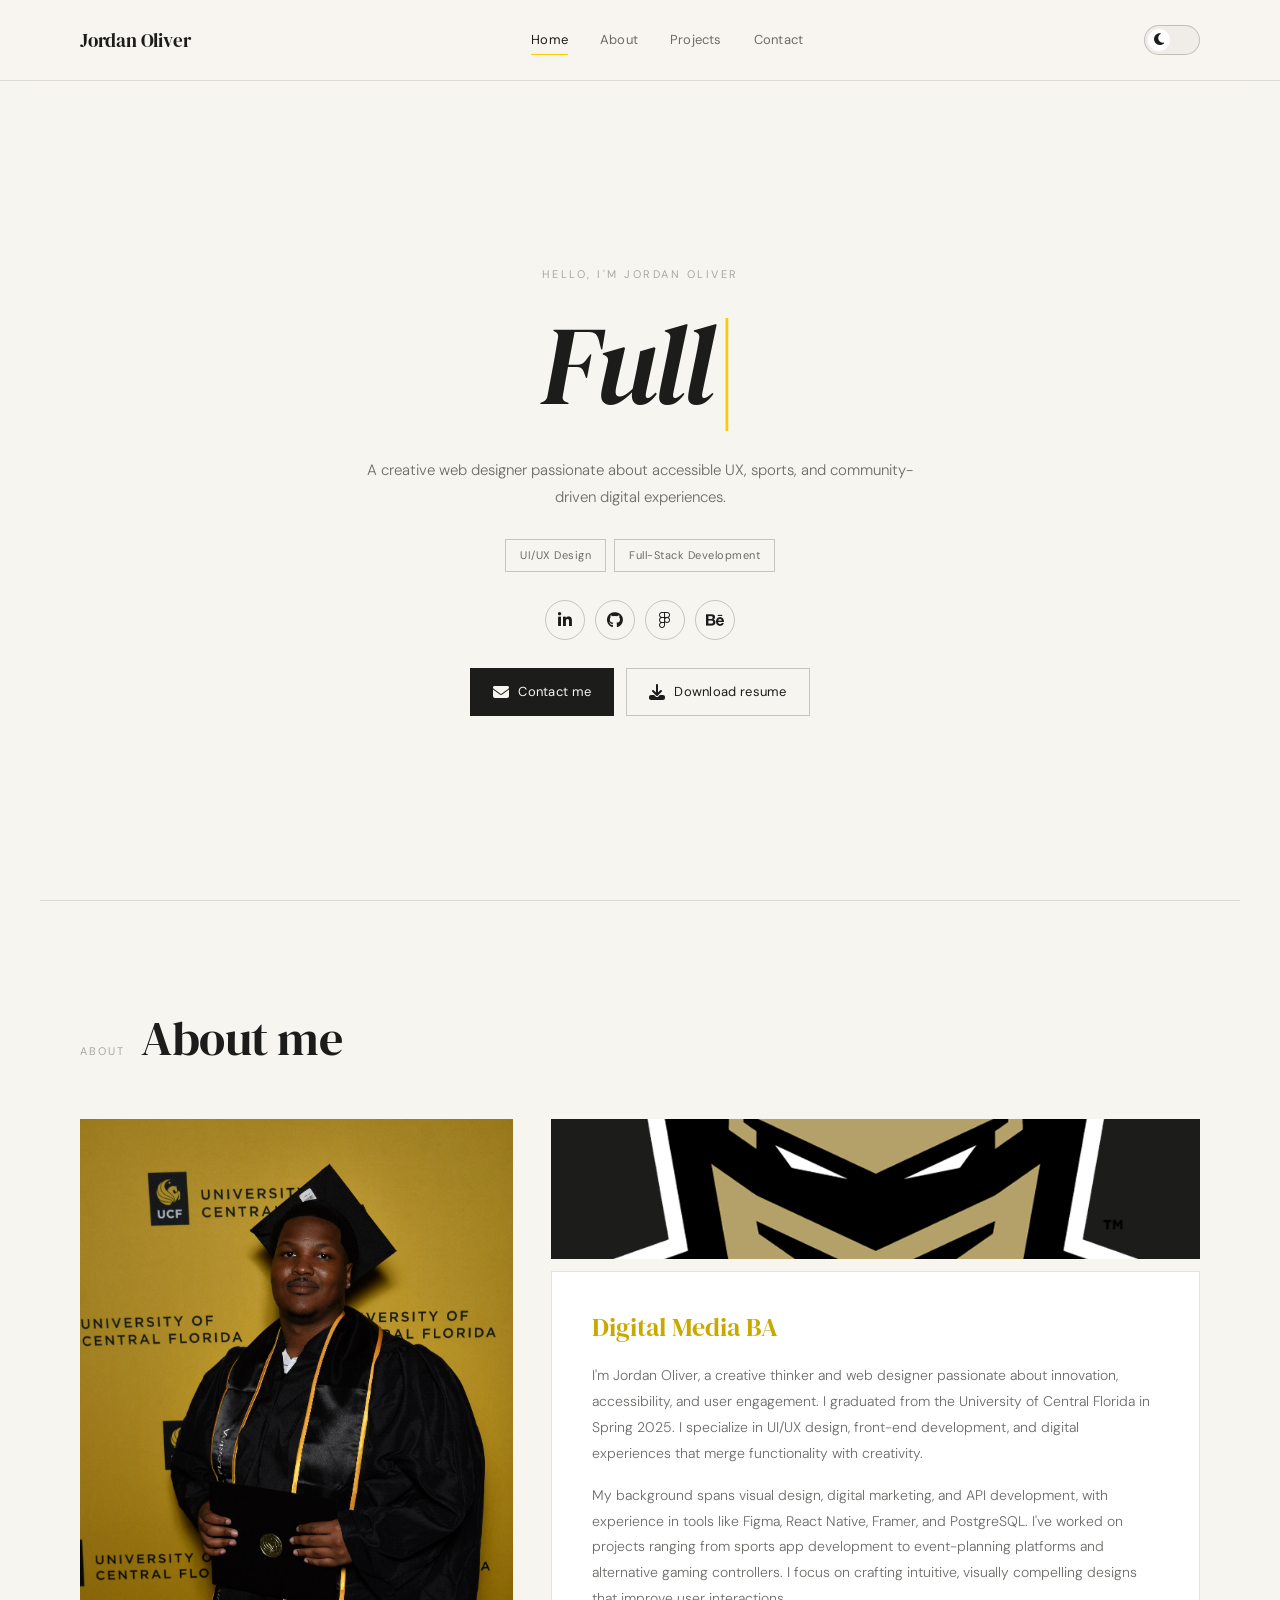
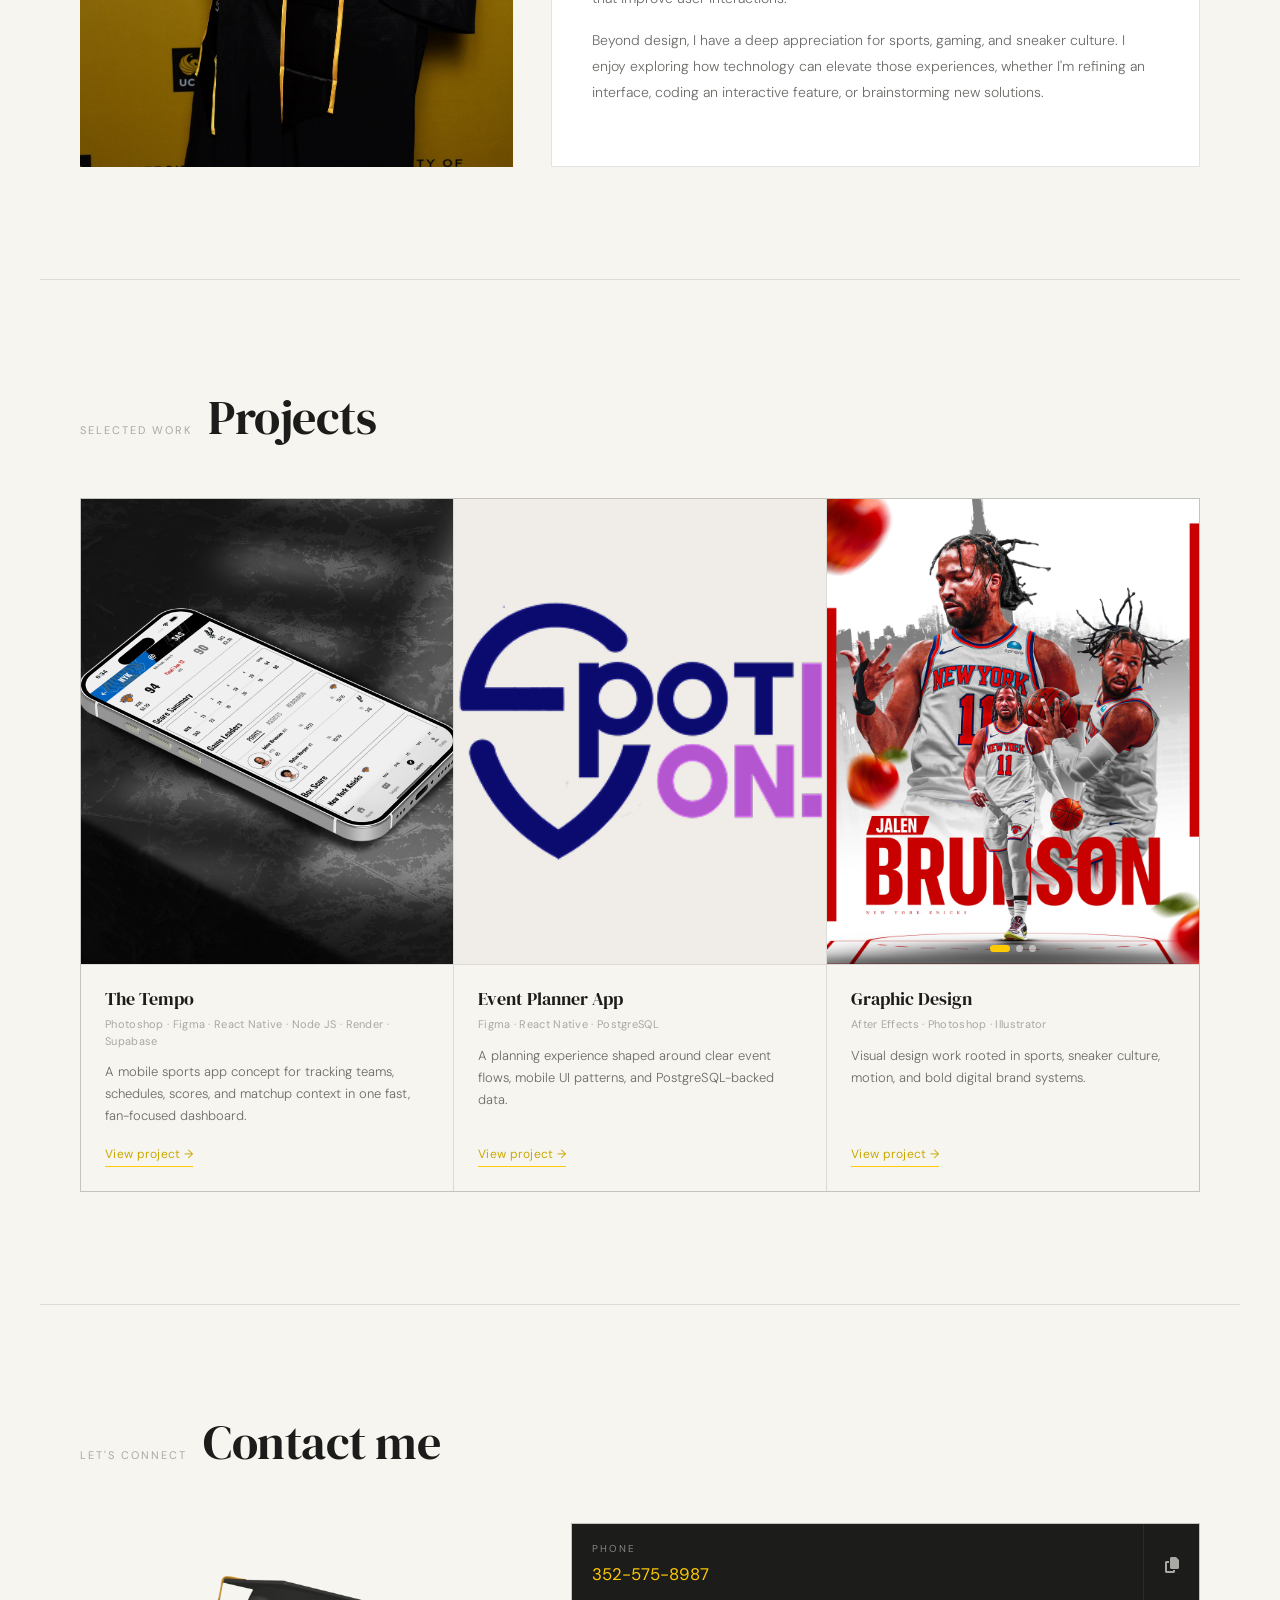
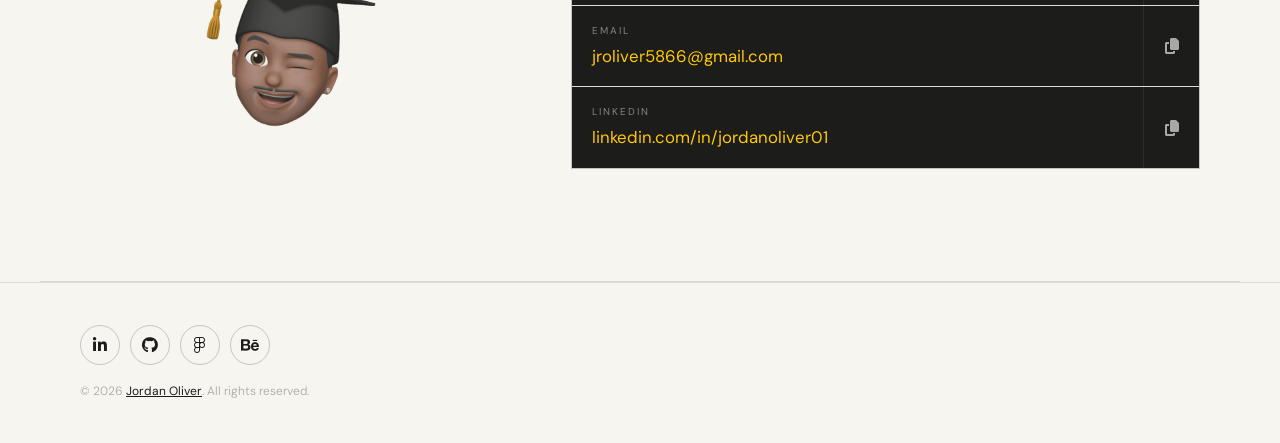
<file: index.html>
<!doctype html>
<html lang="en">
  <head>
    <meta charset="UTF-8" />
    <meta name="viewport" content="width=device-width, initial-scale=1.0" />
    <meta
      name="description"
      content="Jordan Oliver is a UI/UX designer and front-end developer focused on sports app design, React Native, Figma, graphic design, and PostgreSQL-backed digital experiences."
    />
    <meta
      name="keywords"
      content="Jordan Oliver, UI UX designer, front-end developer, React Native, Figma, PostgreSQL, sports app design, graphic design"
    />
    <meta name="author" content="Jordan Oliver" />
    <meta name="theme-color" content="#ffc904" />

    <meta property="og:type" content="website" />
    <meta
      property="og:title"
      content="Jordan Oliver | UI/UX Designer &amp; Front-End Developer"
    />
    <meta
      property="og:description"
      content="Portfolio for Jordan Oliver, focused on UI/UX design, front-end development, sports app design, React Native, Figma, graphic design, and PostgreSQL."
    />
    <meta property="og:image" content="./assets/portfolio-banner.png" />
    <meta name="twitter:card" content="summary_large_image" />
    <meta
      name="twitter:title"
      content="Jordan Oliver | UI/UX Designer &amp; Front-End Developer"
    />
    <meta
      name="twitter:description"
      content="UI/UX design, full-stack development, sports app design, React Native, Figma, graphic design, and PostgreSQL."
    />
    <meta name="twitter:image" content="./assets/portfolio-banner.png" />

    <title>Jordan Oliver | UI/UX Designer &amp; Full-Stack Developer</title>

    <script>
      (() => {
        try {
          const savedTheme = localStorage.getItem("theme");
          const prefersDark = window.matchMedia(
            "(prefers-color-scheme: dark)",
          ).matches;
          if (savedTheme === "dark" || (!savedTheme && prefersDark)) {
            document.documentElement.dataset.theme = "dark";
          }
        } catch {
          /* Theme preference is optional. */
        }
      })();
    </script>

    <link rel="icon" href="./assets/site-favicon.png" type="image/png" />
    <link rel="apple-touch-icon" href="./assets/site-favicon.png" />
    <link rel="preconnect" href="https://fonts.googleapis.com" />
    <link rel="preconnect" href="https://fonts.gstatic.com" crossorigin />
    <link
      rel="stylesheet"
      href="https://fonts.googleapis.com/css2?family=DM+Sans:ital,opsz,wght@0,9..40,300;0,9..40,400;0,9..40,500;1,9..40,300&family=DM+Serif+Display:ital@0;1&display=swap"
    />
    <link
      rel="stylesheet"
      href="https://cdnjs.cloudflare.com/ajax/libs/font-awesome/6.5.0/css/all.min.css"
    />
    <link rel="stylesheet" href="./styles/style.css" />

    <script defer src="./script/script.js"></script>
  </head>
  <body>
    <a class="skip-link" href="#main-content">Skip to main content</a>

    <header class="site-header">
      <nav id="navbar" class="navbar" aria-label="Primary navigation">
        <a class="brand" href="#home" aria-label="Jordan Oliver home"
          >Jordan Oliver</a
        >

        <ul class="nav-menu" id="primary-navigation">
          <li><a href="#home" class="nav-link">Home</a></li>
          <li><a href="#about" class="nav-link">About</a></li>
          <li><a href="#projects" class="nav-link">Projects</a></li>
          <li><a href="#contact" class="nav-link">Contact</a></li>
        </ul>

        <div class="nav-actions">
          <button
            class="menu-toggle"
            id="menuToggle"
            type="button"
            aria-controls="primary-navigation"
            aria-expanded="false"
            aria-label="Open navigation menu"
          >
            <span class="menu-line"></span>
            <span class="menu-line"></span>
            <span class="menu-line"></span>
          </button>

          <button
            class="theme-toggle"
            id="darkLightModeButton"
            type="button"
            aria-label="Switch to dark mode"
            aria-pressed="false"
          >
            <i
              class="theme-toggle-icon fa-solid fa-moon"
              aria-hidden="true"
            ></i>
          </button>
        </div>
      </nav>
    </header>

    <main id="main-content">
      <section id="home" class="hero-section" aria-labelledby="home-heading">
        <div class="hero-content">
          <p class="eyebrow">Hello, I'm Jordan Oliver</p>

          <h1 id="home-heading" class="headline">
            <span class="multiText">UI/UX Designer</span>
          </h1>

          <p class="hero-text">
            A creative web designer passionate about accessible UX, sports, and
            community-driven digital experiences.
          </p>

          <ul class="hero-meta" aria-label="Core skills">
            <li>UI/UX Design</li>
            <li>Full-Stack Development</li>
          </ul>

          <ul class="social-list" aria-label="Social profiles">
            <li>
              <a
                class="social-link"
                href="https://www.linkedin.com/in/jordanoliver01/"
                target="_blank"
                rel="noopener noreferrer"
                aria-label="Jordan Oliver on LinkedIn"
              >
                <i class="fa-brands fa-linkedin-in" aria-hidden="true"></i>
              </a>
            </li>
            <li>
              <a
                class="social-link"
                href="https://github.com/thejordanoliver"
                target="_blank"
                rel="noopener noreferrer"
                aria-label="Jordan Oliver on GitHub"
              >
                <i class="fa-brands fa-github" aria-hidden="true"></i>
              </a>
            </li>
            <li>
              <a
                class="social-link"
                href="https://www.figma.com/@thejordanoliver"
                target="_blank"
                rel="noopener noreferrer"
                aria-label="Jordan Oliver on Figma"
              >
                <i class="fa-brands fa-figma" aria-hidden="true"></i>
              </a>
            </li>
            <li>
              <a
                class="social-link"
                href="https://www.behance.net/thejordanoliver"
                target="_blank"
                rel="noopener noreferrer"
                aria-label="Jordan Oliver on Behance"
              >
                <i class="fa-brands fa-behance" aria-hidden="true"></i>
              </a>
            </li>
          </ul>

          <div class="cta-container">
            <a class="hero-button" href="#contact">
              <svg class="button-icon" viewBox="0 0 512 512" aria-hidden="true">
                <path
                  d="M48 64C21.5 64 0 85.5 0 112c0 15.1 7.1 29.3 19.2 38.4l217.6 163.2c11.4 8.5 27 8.5 38.4 0l217.6-163.2c12.1-9.1 19.2-23.3 19.2-38.4c0-26.5-21.5-48-48-48H48zM0 176v208c0 35.3 28.7 64 64 64h384c35.3 0 64-28.7 64-64V176L294.4 339.2c-22.8 17.1-54 17.1-76.8 0L0 176z"
                />
              </svg>
              Contact me
            </a>
            <a
              class="hero-button"
              id="downloadResumeBtn"
              href="./assets/jordan-oliver-resume.pdf"
              download="Jordan-Oliver-Resume.pdf"
            >
              <svg class="button-icon" viewBox="0 0 512 512" aria-hidden="true">
                <path
                  d="M288 32c0-17.7-14.3-32-32-32s-32 14.3-32 32v242.7l-73.4-73.4c-12.5-12.5-32.8-12.5-45.3 0s-12.5 32.8 0 45.3l128 128c12.5 12.5 32.8 12.5 45.3 0l128-128c12.5-12.5 12.5-32.8 0-45.3s-32.8-12.5-45.3 0L288 274.7V32zM64 352c-35.3 0-64 28.7-64 64v32c0 35.3 28.7 64 64 64h384c35.3 0 64-28.7 64-64v-32c0-35.3-28.7-64-64-64H346.5l-45.3 45.3c-25 25-65.5 25-90.5 0L165.5 352H64z"
                />
              </svg>
              Download resume
            </a>
          </div>
        </div>
      </section>

      <section
        id="about"
        class="about-me-section"
        aria-labelledby="about-heading"
      >
        <div class="section-header">
          <p class="section-kicker">About</p>
          <h2 id="about-heading">About me</h2>
        </div>

        <div class="about-me-container">
          <figure class="portrait-container">
            <img
              class="portrait-image"
              src="./assets/jordan-oliver-grad-photo.jpg"
              alt="Jordan Oliver in graduation cap and gown"
              width="2406"
              height="3600"
              loading="lazy"
              decoding="async"
            />
          </figure>

          <div class="info-container">
            <img
              class="banner-image"
              src="./assets/portfolio-banner.png"
              alt="Jordan Oliver design banner"
              width="903"
              height="177"
              loading="lazy"
              decoding="async"
            />

            <div class="about-card">
              <h3>Digital Media BA</h3>
              <p>
                I'm Jordan Oliver, a creative thinker and web designer
                passionate about innovation, accessibility, and user engagement.
                I graduated from the University of Central Florida in Spring
                2025. I specialize in UI/UX design, front-end development, and
                digital experiences that merge functionality with creativity.
              </p>
              <p>
                My background spans visual design, digital marketing, and API
                development, with experience in tools like Figma, React Native,
                Framer, and PostgreSQL. I've worked on projects ranging from
                sports app development to event-planning platforms and
                alternative gaming controllers. I focus on crafting intuitive,
                visually compelling designs that improve user interactions.
              </p>
              <p>
                Beyond design, I have a deep appreciation for sports, gaming,
                and sneaker culture. I enjoy exploring how technology can
                elevate those experiences, whether I'm refining an interface,
                coding an interactive feature, or brainstorming new solutions.
              </p>
            </div>
          </div>
        </div>
      </section>

      <section
        id="projects"
        class="projects-section"
        aria-labelledby="projects-heading"
      >
        <div class="section-header">
          <p class="section-kicker">Selected Work</p>
          <h2 id="projects-heading">Projects</h2>
        </div>

        <div class="project-container">
          <article class="project-card">
            <div
              class="project-slideshow"
              data-slideshow
              aria-label="The Tempo project images"
            >
              <div class="project-slides">
                <img
                  class="project-image project-slide is-active"
                  data-slide
                  src="./assets/projects/the-tempo/the-tempo-preview-01.webp"
                  alt="The Tempo sports app dashboard mockup"
                  width="2048"
                  height="1152"
                  loading="lazy"
                  decoding="async"
                />
              </div>
              <div
                class="slideshow-dots"
                data-slide-dots
                aria-label="Choose project image"
                hidden
              ></div>
            </div>

            <div class="project-card-body">
              <header class="project-card-heading">
                <h3>
                  <a class="project-title-link" href="./projects/the-tempo.html"
                    >The Tempo</a
                  >
                </h3>
                <p class="project-tools">
                  Photoshop &middot; Figma &middot; React Native &middot; Node
                  JS &middot; Render &middot; Supabase
                </p>
              </header>
              <p>
                A mobile sports app concept for tracking teams, schedules,
                scores, and matchup context in one fast, fan-focused dashboard.
              </p>
              <a
                class="project-card-cta"
                href="./projects/the-tempo.html"
                aria-label="View The Tempo sports app project"
              >
                View project &rarr;
              </a>
            </div>
          </article>

          <article class="project-card">
            <div
              class="project-slideshow"
              data-slideshow
              aria-label="Event Planner App project images"
            >
              <div class="project-slides">
                <img
                  class="project-image project-slide is-active"
                  data-slide
                  src="./assets/spoton-event-planner.png"
                  alt="SpotOn event planner app interface"
                  width="300"
                  height="351"
                  loading="lazy"
                  decoding="async"
                />
              </div>
              <div
                class="slideshow-dots"
                data-slide-dots
                aria-label="Choose project image"
                hidden
              ></div>
            </div>

            <div class="project-card-body">
              <header class="project-card-heading">
                <h3>
                  <a
                    class="project-title-link"
                    href="./projects/event-planner-app.html"
                    >Event Planner App</a
                  >
                </h3>
                <p class="project-tools">
                  Figma &middot; React Native &middot; PostgreSQL
                </p>
              </header>
              <p>
                A planning experience shaped around clear event flows, mobile UI
                patterns, and PostgreSQL-backed data.
              </p>
              <a
                class="project-card-cta"
                href="./projects/event-planner-app.html"
                aria-label="View Event Planner App project"
              >
                View project &rarr;
              </a>
            </div>
          </article>

          <article class="project-card">
            <div
              class="project-slideshow"
              data-slideshow
              aria-label="Graphic Design project images"
            >
              <div class="project-slides">
                <img
                  class="project-image project-slide is-active"
                  data-slide
                  src="./assets/projects/graphic-design/design-01.webp"
                  alt="Graphic design poster 1 by Jordan Oliver"
                  width="2000"
                  height="2500"
                  loading="lazy"
                  decoding="async"
                />
                <img
                  class="project-image project-slide"
                  data-slide
                  src="./assets/projects/graphic-design/design-02.webp"
                  alt="Graphic design poster 2 by Jordan Oliver"
                  width="2000"
                  height="2500"
                  loading="lazy"
                  decoding="async"
                />
                <img
                  class="project-image project-slide"
                  data-slide
                  src="./assets/projects/graphic-design/design-03.webp"
                  alt="Graphic design poster 3 by Jordan Oliver"
                  width="2000"
                  height="2500"
                  loading="lazy"
                  decoding="async"
                />
              </div>
              <div
                class="slideshow-dots"
                data-slide-dots
                aria-label="Choose project image"
              >
                <button
                  class="slideshow-dot is-active"
                  type="button"
                  data-slide-dot
                  aria-label="Show slide 1"
                  aria-pressed="true"
                ></button>
                <button
                  class="slideshow-dot"
                  type="button"
                  data-slide-dot
                  aria-label="Show slide 2"
                  aria-pressed="false"
                ></button>
                <button
                  class="slideshow-dot"
                  type="button"
                  data-slide-dot
                  aria-label="Show slide 3"
                  aria-pressed="false"
                ></button>
              </div>
            </div>

            <div class="project-card-body">
              <header class="project-card-heading">
                <h3>
                  <a
                    class="project-title-link"
                    href="./projects/graphic-design.html"
                    >Graphic Design</a
                  >
                </h3>
                <p class="project-tools">
                  After Effects &middot; Photoshop &middot; Illustrator
                </p>
              </header>
              <p>
                Visual design work rooted in sports, sneaker culture, motion,
                and bold digital brand systems.
              </p>
              <a
                class="project-card-cta"
                href="./projects/graphic-design.html"
                aria-label="View Graphic Design project"
              >
                View project &rarr;
              </a>
            </div>
          </article>
        </div>
      </section>

      <section
        id="contact"
        class="contact-section"
        aria-labelledby="contact-heading"
      >
        <div class="section-header">
          <p class="section-kicker">Let's Connect</p>
          <h2 id="contact-heading">Contact me</h2>
        </div>

        <div class="contact-container">
          <div class="contact-art" aria-hidden="true">
            <img
              class="contact-image"
              src="./assets/hero-portrait.png"
              alt=""
              width="300"
              height="300"
              loading="lazy"
              decoding="async"
            />
          </div>

          <address class="contact-list">
            <div class="contact-info">
              <div>
                <span class="contact-label">Phone</span>
                <a class="contact-link" href="tel:+13525758987">352-575-8987</a>
              </div>
              <button
                class="copy-button"
                type="button"
                data-copy-text="352-575-8987"
                data-copy-label="phone number"
                aria-label="Copy phone number"
              >
                <i class="fa-solid fa-copy" aria-hidden="true"></i>
              </button>
            </div>

            <div class="contact-info">
              <div>
                <span class="contact-label">Email</span>
                <a class="contact-link" href="mailto:jroliver5866@gmail.com"
                  >jroliver5866@gmail.com</a
                >
              </div>
              <button
                class="copy-button"
                type="button"
                data-copy-text="jroliver5866@gmail.com"
                data-copy-label="email address"
                aria-label="Copy email address"
              >
                <i class="fa-solid fa-copy" aria-hidden="true"></i>
              </button>
            </div>

            <div class="contact-info">
              <div>
                <span class="contact-label">LinkedIn</span>
                <a
                  class="contact-link"
                  href="https://www.linkedin.com/in/jordanoliver01/"
                  target="_blank"
                  rel="noopener noreferrer"
                >
                  linkedin.com/in/jordanoliver01
                </a>
              </div>
              <button
                class="copy-button"
                type="button"
                data-copy-text="https://www.linkedin.com/in/jordanoliver01/"
                data-copy-label="LinkedIn URL"
                aria-label="Copy LinkedIn URL"
              >
                <i class="fa-solid fa-copy" aria-hidden="true"></i>
              </button>
            </div>
          </address>
        </div>
      </section>
    </main>

    <footer class="site-footer">
      <div class="footer-container">
        <div class="footer-left">
          <ul class="social-list footer-socials" aria-label="Social profiles">
            <li>
              <a
                class="social-link"
                href="https://www.linkedin.com/in/jordanoliver01/"
                target="_blank"
                rel="noopener noreferrer"
                aria-label="Jordan Oliver on LinkedIn"
              >
                <i class="fa-brands fa-linkedin-in" aria-hidden="true"></i>
              </a>
            </li>
            <li>
              <a
                class="social-link"
                href="https://github.com/thejordanoliver"
                target="_blank"
                rel="noopener noreferrer"
                aria-label="Jordan Oliver on GitHub"
              >
                <i class="fa-brands fa-github" aria-hidden="true"></i>
              </a>
            </li>
            <li>
              <a
                class="social-link"
                href="https://www.figma.com/@thejordanoliver"
                target="_blank"
                rel="noopener noreferrer"
                aria-label="Jordan Oliver on Figma"
              >
                <i class="fa-brands fa-figma" aria-hidden="true"></i>
              </a>
            </li>
            <li>
              <a
                class="social-link"
                href="https://www.behance.net/thejordanoliver"
                target="_blank"
                rel="noopener noreferrer"
                aria-label="Jordan Oliver on Behance"
              >
                <i class="fa-brands fa-behance" aria-hidden="true"></i>
              </a>
            </li>
          </ul>

          <p class="copyright">
            &copy; <span id="currentYear">2026</span>
            <a
              class="footer-link"
              href="https://github.com/thejordanoliver"
              target="_blank"
              rel="noopener noreferrer"
              >Jordan Oliver</a
            >. All rights reserved.
          </p>
        </div>
      </div>
    </footer>

    <div
      id="toast"
      class="toast"
      role="status"
      aria-live="polite"
      aria-atomic="true"
    ></div>
  </body>
</html>
</file>
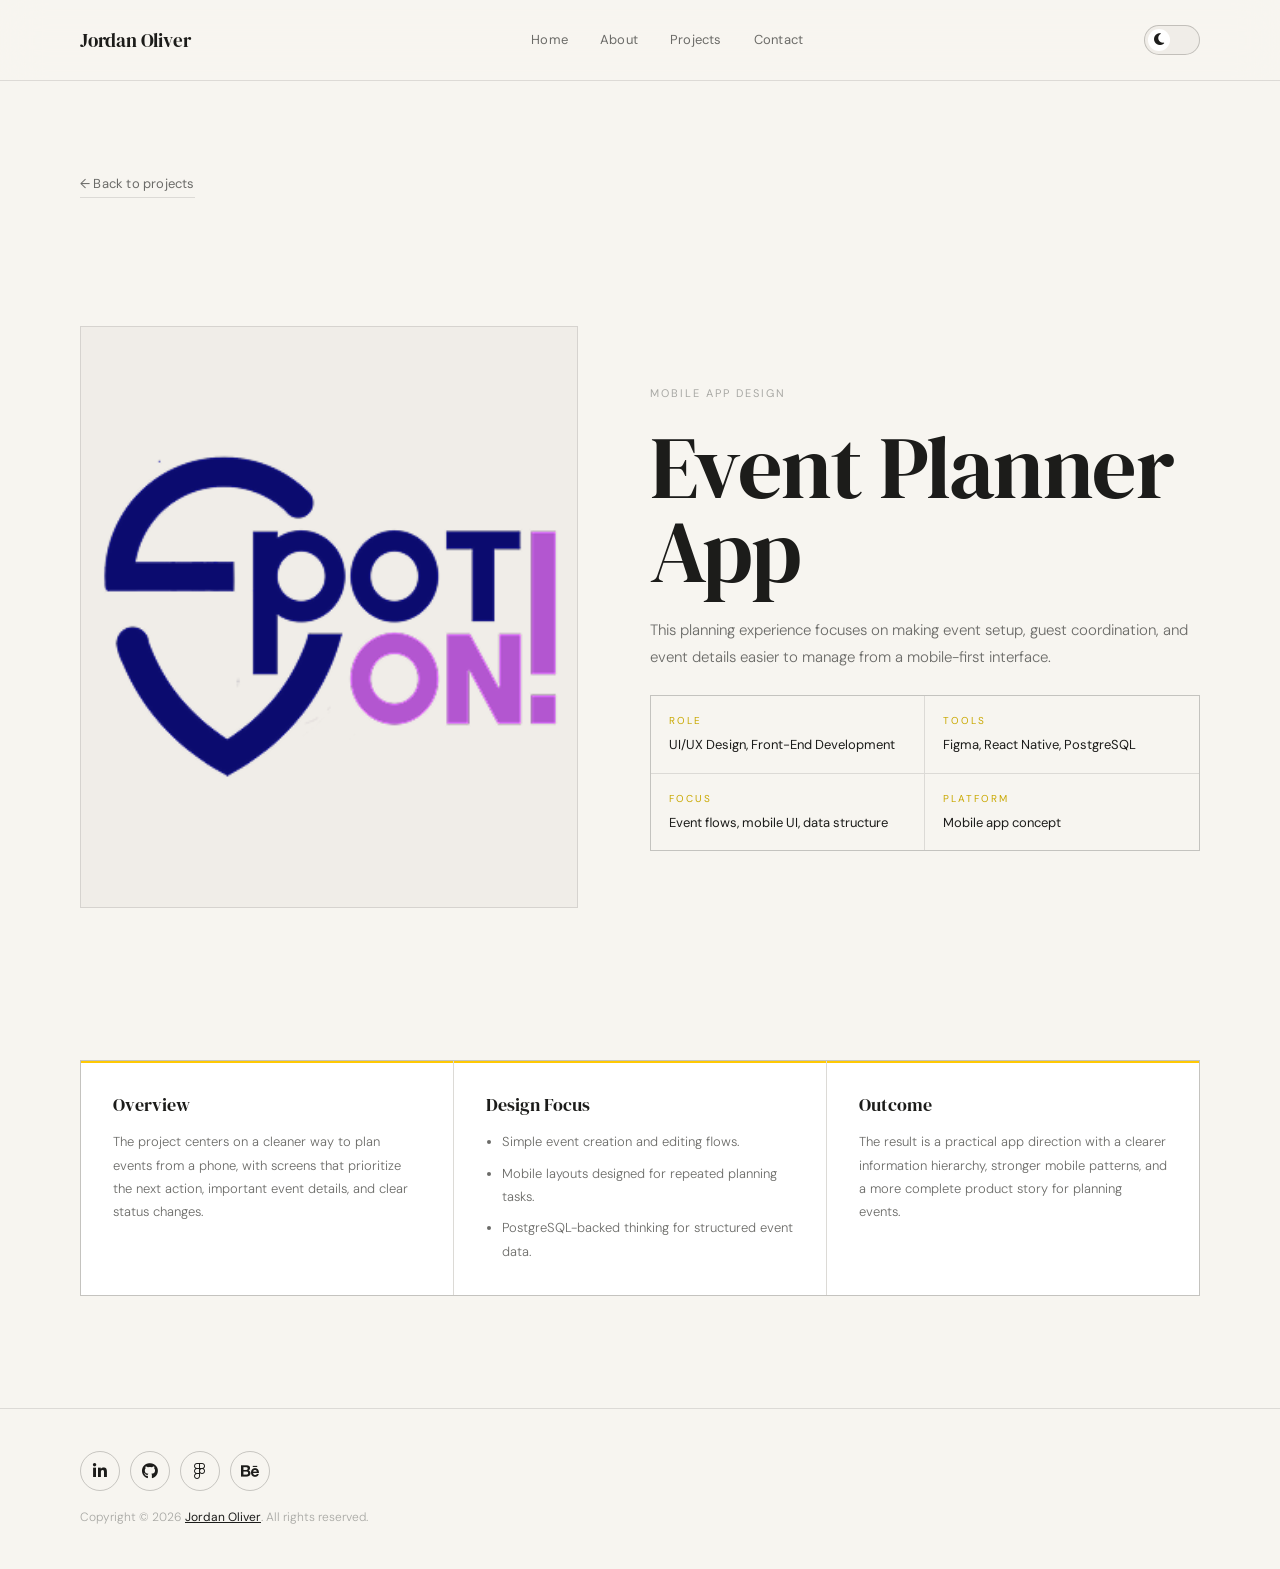
<file: projects/event-planner-app.html>
<!DOCTYPE html>
<html lang="en">
  <head>
    <meta charset="UTF-8" />
    <meta name="viewport" content="width=device-width, initial-scale=1.0" />
    <meta
      name="description"
      content="Event Planner App is Jordan Oliver's mobile planning project focused on clear event flows, React Native UI patterns, Figma, and PostgreSQL-backed data."
    />
    <meta name="author" content="Jordan Oliver" />
    <meta name="theme-color" content="#ffc904" />

    <meta property="og:type" content="article" />
    <meta property="og:title" content="Event Planner App | Jordan Oliver" />
    <meta
      property="og:description"
      content="A mobile event-planning project focused on clear flows, app structure, React Native, Figma, and PostgreSQL."
    />
    <meta property="og:image" content="../assets/spoton-event-planner.png" />
    <meta name="twitter:card" content="summary_large_image" />
    <meta name="twitter:title" content="Event Planner App | Jordan Oliver" />
    <meta
      name="twitter:description"
      content="A mobile event-planning project focused on clear flows, app structure, React Native, Figma, and PostgreSQL."
    />
    <meta name="twitter:image" content="../assets/spoton-event-planner.png" />

    <title>Event Planner App | Jordan Oliver</title>

    <script>
      (() => {
        try {
          const savedTheme = localStorage.getItem("theme");
          const prefersDark = window.matchMedia(
            "(prefers-color-scheme: dark)"
          ).matches;
          if (savedTheme === "dark" || (!savedTheme && prefersDark)) {
            document.documentElement.dataset.theme = "dark";
          }
        } catch {
          /* Theme preference is optional. */
        }
      })();
    </script>

    <link rel="icon" href="../assets/site-favicon.png" type="image/png" />
    <link rel="apple-touch-icon" href="../assets/site-favicon.png" />
    <link rel="preconnect" href="https://fonts.googleapis.com" />
    <link rel="preconnect" href="https://fonts.gstatic.com" crossorigin />
    <link
      rel="stylesheet"
      href="https://fonts.googleapis.com/css2?family=Montserrat:wght@400;500;600;700&amp;display=swap"
    />
    <link
      rel="stylesheet"
      href="https://cdnjs.cloudflare.com/ajax/libs/font-awesome/6.5.0/css/all.min.css"
    />
    <link rel="stylesheet" href="../styles/style.css" />

    <script defer src="../script/script.js"></script>
  </head>
  <body>
    <a class="skip-link" href="#main-content">Skip to main content</a>

    <header class="site-header">
      <nav id="navbar" class="navbar" aria-label="Primary navigation">
        <a class="brand" href="../index.html#home" aria-label="Jordan Oliver home">
          Jordan Oliver
        </a>

        <ul class="nav-menu" id="primary-navigation">
          <li><a href="../index.html#home" class="nav-link">Home</a></li>
          <li><a href="../index.html#about" class="nav-link">About</a></li>
          <li><a href="../index.html#projects" class="nav-link">Projects</a></li>
          <li><a href="../index.html#contact" class="nav-link">Contact</a></li>
        </ul>

        <div class="nav-actions">
          <button
            class="menu-toggle"
            id="menuToggle"
            type="button"
            aria-controls="primary-navigation"
            aria-expanded="false"
            aria-label="Open navigation menu"
          >
            <span class="menu-line"></span>
            <span class="menu-line"></span>
            <span class="menu-line"></span>
          </button>

          <button
            class="theme-toggle"
            id="darkLightModeButton"
            type="button"
            aria-label="Switch to dark mode"
            aria-pressed="false"
          >
            <i class="theme-toggle-icon fa-solid fa-moon" aria-hidden="true"></i>
          </button>
        </div>
      </nav>
    </header>

    <main id="main-content" class="project-detail-main">
      <a class="back-link" href="../index.html#projects">&larr; Back to projects</a>

      <section class="project-detail-hero" aria-labelledby="project-title">
        <figure class="project-detail-media">
          <img
            class="project-detail-image"
            src="../assets/spoton-event-planner.png"
            alt="SpotOn event planner app interface"
            width="300"
            height="351"
            fetchpriority="high"
            decoding="async"
          />
        </figure>

        <div class="project-detail-content">
          <p class="section-kicker">Mobile App Design</p>
          <h1 id="project-title" class="project-detail-title">Event Planner App</h1>
          <p class="project-summary">
            This planning experience focuses on making event setup, guest
            coordination, and event details easier to manage from a mobile-first
            interface.
          </p>

          <div class="project-meta" aria-label="Project details">
            <div class="project-meta-item">
              <span class="project-meta-label">Role</span>
              <span class="project-meta-value">UI/UX Design, Front-End Development</span>
            </div>
            <div class="project-meta-item">
              <span class="project-meta-label">Tools</span>
              <span class="project-meta-value">Figma, React Native, PostgreSQL</span>
            </div>
            <div class="project-meta-item">
              <span class="project-meta-label">Focus</span>
              <span class="project-meta-value">Event flows, mobile UI, data structure</span>
            </div>
            <div class="project-meta-item">
              <span class="project-meta-label">Platform</span>
              <span class="project-meta-value">Mobile app concept</span>
            </div>
          </div>
        </div>
      </section>

      <div class="project-detail-sections" aria-label="Event Planner App details">
        <section class="detail-section">
          <h2>Overview</h2>
          <p>
            The project centers on a cleaner way to plan events from a phone,
            with screens that prioritize the next action, important event
            details, and clear status changes.
          </p>
        </section>

        <section class="detail-section">
          <h2>Design Focus</h2>
          <ul class="detail-list">
            <li>Simple event creation and editing flows.</li>
            <li>Mobile layouts designed for repeated planning tasks.</li>
            <li>PostgreSQL-backed thinking for structured event data.</li>
          </ul>
        </section>

        <section class="detail-section">
          <h2>Outcome</h2>
          <p>
            The result is a practical app direction with a clearer information
            hierarchy, stronger mobile patterns, and a more complete product
            story for planning events.
          </p>
        </section>
      </div>
    </main>

    <footer class="site-footer">
      <div class="footer-container">
        <div class="footer-left">
          <ul class="social-list footer-socials" aria-label="Social profiles">
            <li>
              <a
                class="social-link"
                href="https://www.linkedin.com/in/jordanoliver01/"
                target="_blank"
                rel="noopener noreferrer"
                aria-label="Jordan Oliver on LinkedIn"
              >
                <i class="fa-brands fa-linkedin-in" aria-hidden="true"></i>
              </a>
            </li>
            <li>
              <a
                class="social-link"
                href="https://github.com/thejordanoliver"
                target="_blank"
                rel="noopener noreferrer"
                aria-label="Jordan Oliver on GitHub"
              >
                <i class="fa-brands fa-github" aria-hidden="true"></i>
              </a>
            </li>
            <li>
              <a
                class="social-link"
                href="https://www.figma.com/@thejordanoliver"
                target="_blank"
                rel="noopener noreferrer"
                aria-label="Jordan Oliver on Figma"
              >
                <i class="fa-brands fa-figma" aria-hidden="true"></i>
              </a>
            </li>
            <li>
              <a
                class="social-link"
                href="https://www.behance.net/thejordanoliver"
                target="_blank"
                rel="noopener noreferrer"
                aria-label="Jordan Oliver on Behance"
              >
                <i class="fa-brands fa-behance" aria-hidden="true"></i>
              </a>
            </li>
          </ul>

          <p class="copyright">
            Copyright &copy; <span id="currentYear">2026</span>
            <a
              class="footer-link"
              href="https://github.com/thejordanoliver"
              target="_blank"
              rel="noopener noreferrer"
            >
              Jordan Oliver</a
            >. All rights reserved.
          </p>
        </div>
      </div>
    </footer>

    <div
      id="toast"
      class="toast"
      role="status"
      aria-live="polite"
      aria-atomic="true"
    ></div>
  </body>
</html>
</file>
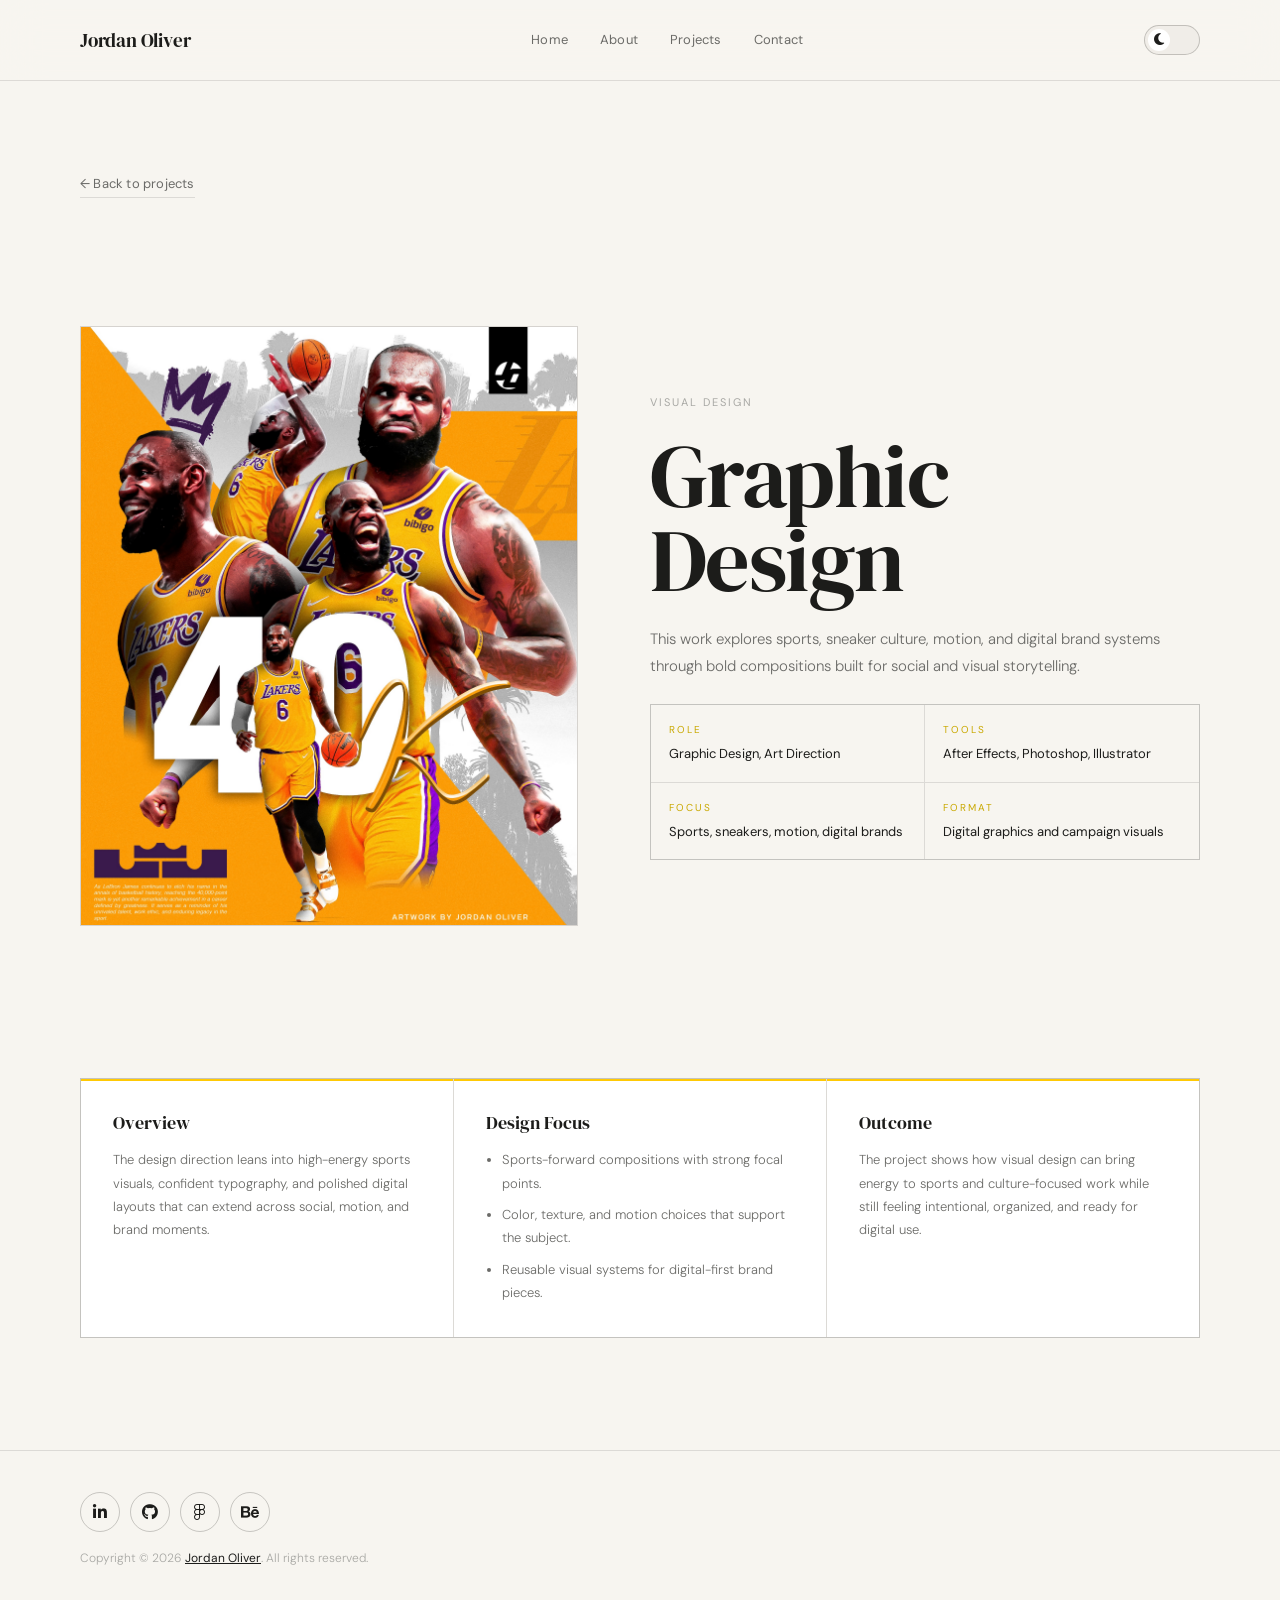
<file: projects/graphic-design.html>
<!DOCTYPE html>
<html lang="en">
  <head>
    <meta charset="UTF-8" />
    <meta name="viewport" content="width=device-width, initial-scale=1.0" />
    <meta
      name="description"
      content="Graphic Design is Jordan Oliver's visual design project focused on sports, sneaker culture, motion, Photoshop, Illustrator, and After Effects."
    />
    <meta name="author" content="Jordan Oliver" />
    <meta name="theme-color" content="#ffc904" />

    <meta property="og:type" content="article" />
    <meta property="og:title" content="Graphic Design | Jordan Oliver" />
    <meta
      property="og:description"
      content="A graphic design project focused on sports visuals, sneaker culture, motion, and bold digital brand systems."
    />
    <meta property="og:image" content="../assets/graphic-design-thumbnail.jpg" />
    <meta name="twitter:card" content="summary_large_image" />
    <meta name="twitter:title" content="Graphic Design | Jordan Oliver" />
    <meta
      name="twitter:description"
      content="A graphic design project focused on sports visuals, sneaker culture, motion, and bold digital brand systems."
    />
    <meta name="twitter:image" content="../assets/graphic-design-thumbnail.jpg" />

    <title>Graphic Design | Jordan Oliver</title>

    <script>
      (() => {
        try {
          const savedTheme = localStorage.getItem("theme");
          const prefersDark = window.matchMedia(
            "(prefers-color-scheme: dark)"
          ).matches;
          if (savedTheme === "dark" || (!savedTheme && prefersDark)) {
            document.documentElement.dataset.theme = "dark";
          }
        } catch {
          /* Theme preference is optional. */
        }
      })();
    </script>

    <link rel="icon" href="../assets/site-favicon.png" type="image/png" />
    <link rel="apple-touch-icon" href="../assets/site-favicon.png" />
    <link rel="preconnect" href="https://fonts.googleapis.com" />
    <link rel="preconnect" href="https://fonts.gstatic.com" crossorigin />
    <link
      rel="stylesheet"
      href="https://fonts.googleapis.com/css2?family=Montserrat:wght@400;500;600;700&amp;display=swap"
    />
    <link
      rel="stylesheet"
      href="https://cdnjs.cloudflare.com/ajax/libs/font-awesome/6.5.0/css/all.min.css"
    />
    <link rel="stylesheet" href="../styles/style.css" />

    <script defer src="../script/script.js"></script>
  </head>
  <body>
    <a class="skip-link" href="#main-content">Skip to main content</a>

    <header class="site-header">
      <nav id="navbar" class="navbar" aria-label="Primary navigation">
        <a class="brand" href="../index.html#home" aria-label="Jordan Oliver home">
          Jordan Oliver
        </a>

        <ul class="nav-menu" id="primary-navigation">
          <li><a href="../index.html#home" class="nav-link">Home</a></li>
          <li><a href="../index.html#about" class="nav-link">About</a></li>
          <li><a href="../index.html#projects" class="nav-link">Projects</a></li>
          <li><a href="../index.html#contact" class="nav-link">Contact</a></li>
        </ul>

        <div class="nav-actions">
          <button
            class="menu-toggle"
            id="menuToggle"
            type="button"
            aria-controls="primary-navigation"
            aria-expanded="false"
            aria-label="Open navigation menu"
          >
            <span class="menu-line"></span>
            <span class="menu-line"></span>
            <span class="menu-line"></span>
          </button>

          <button
            class="theme-toggle"
            id="darkLightModeButton"
            type="button"
            aria-label="Switch to dark mode"
            aria-pressed="false"
          >
            <i class="theme-toggle-icon fa-solid fa-moon" aria-hidden="true"></i>
          </button>
        </div>
      </nav>
    </header>

    <main id="main-content" class="project-detail-main">
      <a class="back-link" href="../index.html#projects">&larr; Back to projects</a>

      <section class="project-detail-hero" aria-labelledby="project-title">
        <figure class="project-detail-media">
          <img
            class="project-detail-image"
            src="../assets/graphic-design-thumbnail.jpg"
            alt="Graphic design artwork featuring basketball imagery"
            width="2000"
            height="2500"
            fetchpriority="high"
            decoding="async"
          />
        </figure>

        <div class="project-detail-content">
          <p class="section-kicker">Visual Design</p>
          <h1 id="project-title" class="project-detail-title">Graphic Design</h1>
          <p class="project-summary">
            This work explores sports, sneaker culture, motion, and digital
            brand systems through bold compositions built for social and visual
            storytelling.
          </p>

          <div class="project-meta" aria-label="Project details">
            <div class="project-meta-item">
              <span class="project-meta-label">Role</span>
              <span class="project-meta-value">Graphic Design, Art Direction</span>
            </div>
            <div class="project-meta-item">
              <span class="project-meta-label">Tools</span>
              <span class="project-meta-value">After Effects, Photoshop, Illustrator</span>
            </div>
            <div class="project-meta-item">
              <span class="project-meta-label">Focus</span>
              <span class="project-meta-value">Sports, sneakers, motion, digital brands</span>
            </div>
            <div class="project-meta-item">
              <span class="project-meta-label">Format</span>
              <span class="project-meta-value">Digital graphics and campaign visuals</span>
            </div>
          </div>
        </div>
      </section>

      <div class="project-detail-sections" aria-label="Graphic Design details">
        <section class="detail-section">
          <h2>Overview</h2>
          <p>
            The design direction leans into high-energy sports visuals,
            confident typography, and polished digital layouts that can extend
            across social, motion, and brand moments.
          </p>
        </section>

        <section class="detail-section">
          <h2>Design Focus</h2>
          <ul class="detail-list">
            <li>Sports-forward compositions with strong focal points.</li>
            <li>Color, texture, and motion choices that support the subject.</li>
            <li>Reusable visual systems for digital-first brand pieces.</li>
          </ul>
        </section>

        <section class="detail-section">
          <h2>Outcome</h2>
          <p>
            The project shows how visual design can bring energy to sports and
            culture-focused work while still feeling intentional, organized, and
            ready for digital use.
          </p>
        </section>
      </div>
    </main>

    <footer class="site-footer">
      <div class="footer-container">
        <div class="footer-left">
          <ul class="social-list footer-socials" aria-label="Social profiles">
            <li>
              <a
                class="social-link"
                href="https://www.linkedin.com/in/jordanoliver01/"
                target="_blank"
                rel="noopener noreferrer"
                aria-label="Jordan Oliver on LinkedIn"
              >
                <i class="fa-brands fa-linkedin-in" aria-hidden="true"></i>
              </a>
            </li>
            <li>
              <a
                class="social-link"
                href="https://github.com/thejordanoliver"
                target="_blank"
                rel="noopener noreferrer"
                aria-label="Jordan Oliver on GitHub"
              >
                <i class="fa-brands fa-github" aria-hidden="true"></i>
              </a>
            </li>
            <li>
              <a
                class="social-link"
                href="https://www.figma.com/@thejordanoliver"
                target="_blank"
                rel="noopener noreferrer"
                aria-label="Jordan Oliver on Figma"
              >
                <i class="fa-brands fa-figma" aria-hidden="true"></i>
              </a>
            </li>
            <li>
              <a
                class="social-link"
                href="https://www.behance.net/thejordanoliver"
                target="_blank"
                rel="noopener noreferrer"
                aria-label="Jordan Oliver on Behance"
              >
                <i class="fa-brands fa-behance" aria-hidden="true"></i>
              </a>
            </li>
          </ul>

          <p class="copyright">
            Copyright &copy; <span id="currentYear">2026</span>
            <a
              class="footer-link"
              href="https://github.com/thejordanoliver"
              target="_blank"
              rel="noopener noreferrer"
            >
              Jordan Oliver</a
            >. All rights reserved.
          </p>
        </div>
      </div>
    </footer>

    <div
      id="toast"
      class="toast"
      role="status"
      aria-live="polite"
      aria-atomic="true"
    ></div>
  </body>
</html>
</file>
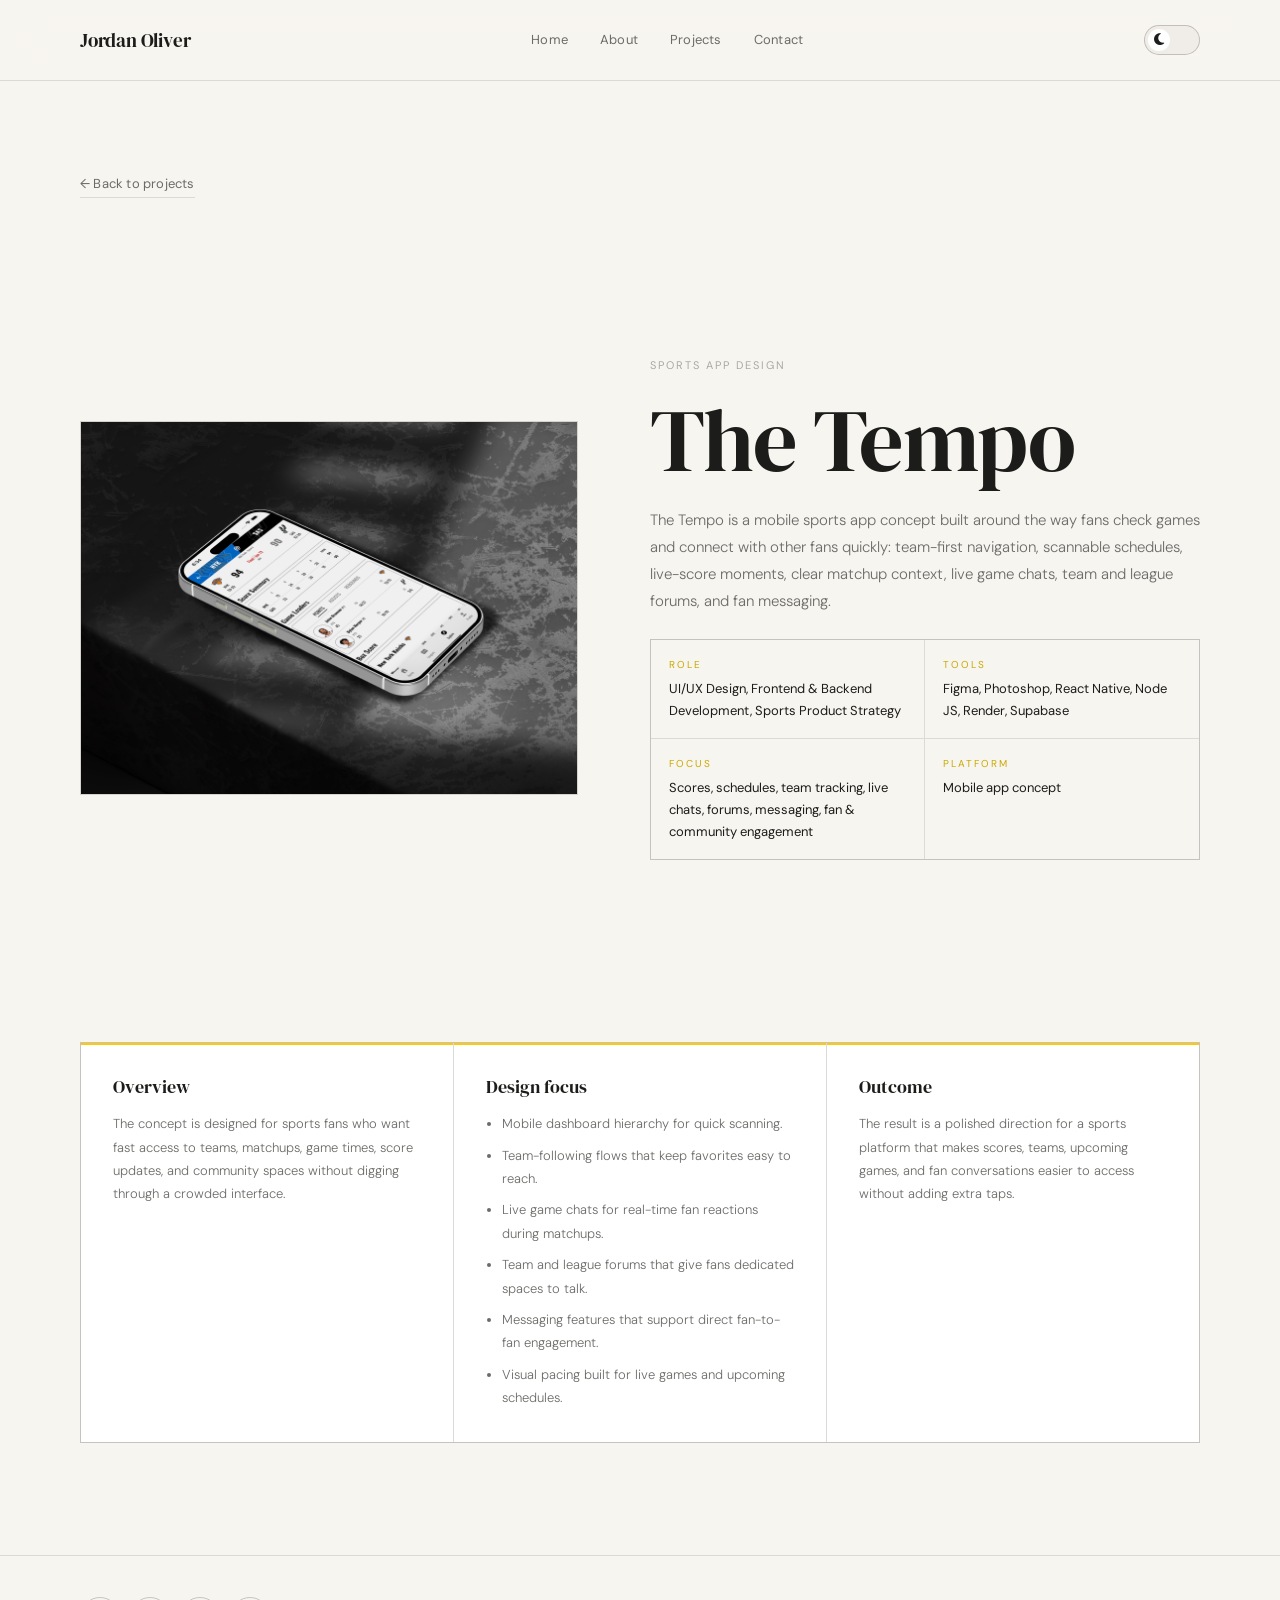
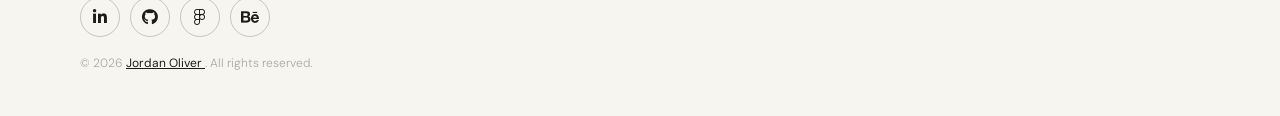
<file: projects/the-tempo.html>
<!doctype html>
<html lang="en">
  <head>
    <meta charset="UTF-8" />
    <meta name="viewport" content="width=device-width, initial-scale=1.0" />
    <meta
      name="description"
      content="The Tempo is Jordan Oliver's mobile sports app concept for tracking teams, schedules, scores, matchup context, live game chats, team and league forums, and fan messaging in a fast community-focused experience."
    />
    <meta name="author" content="Jordan Oliver" />
    <meta name="theme-color" content="#ffc904" />

    <meta property="og:type" content="article" />
    <meta property="og:title" content="The Tempo | Jordan Oliver" />
    <meta
      property="og:description"
      content="A sports app design case study focused on live discovery, team tracking, scannable mobile UI, and fan community engagement."
    />
    <meta property="og:image" content="../assets/the-tempo-preview.png" />
    <meta name="twitter:card" content="summary_large_image" />
    <meta name="twitter:title" content="The Tempo | Jordan Oliver" />
    <meta
      name="twitter:description"
      content="A sports app design case study focused on live discovery, team tracking, scannable mobile UI, and fan community engagement."
    />
    <meta name="twitter:image" content="../assets/the-tempo-preview.png" />

    <title>The Tempo | Jordan Oliver</title>

    <script>
      (() => {
        try {
          const savedTheme = localStorage.getItem("theme");
          const prefersDark = window.matchMedia(
            "(prefers-color-scheme: dark)",
          ).matches;
          if (savedTheme === "dark" || (!savedTheme && prefersDark)) {
            document.documentElement.dataset.theme = "dark";
          }
        } catch {
          /* Theme preference is optional. */
        }
      })();
    </script>

    <link rel="icon" href="../assets/site-favicon.png" type="image/png" />
    <link rel="apple-touch-icon" href="../assets/site-favicon.png" />
    <link rel="preconnect" href="https://fonts.googleapis.com" />
    <link rel="preconnect" href="https://fonts.gstatic.com" crossorigin />
    <link
      rel="stylesheet"
      href="https://fonts.googleapis.com/css2?family=DM+Sans:ital,opsz,wght@0,9..40,300;0,9..40,400;0,9..40,500;1,9..40,300&family=DM+Serif+Display:ital@0;1&display=swap"
    />
    <link
      rel="stylesheet"
      href="https://cdnjs.cloudflare.com/ajax/libs/font-awesome/6.5.0/css/all.min.css"
    />
    <link rel="stylesheet" href="../styles/style.css" />

    <script defer src="../script/script.js"></script>
  </head>

  <body>
    <a class="skip-link" href="#main-content">Skip to main content</a>

    <header class="site-header">
      <nav id="navbar" class="navbar" aria-label="Primary navigation">
        <a
          class="brand"
          href="../index.html#home"
          aria-label="Jordan Oliver home"
        >
          Jordan Oliver
        </a>

        <ul class="nav-menu" id="primary-navigation">
          <li><a href="../index.html#home" class="nav-link">Home</a></li>
          <li><a href="../index.html#about" class="nav-link">About</a></li>
          <li>
            <a href="../index.html#projects" class="nav-link">Projects</a>
          </li>
          <li><a href="../index.html#contact" class="nav-link">Contact</a></li>
        </ul>

        <div class="nav-actions">
          <button
            class="menu-toggle"
            id="menuToggle"
            type="button"
            aria-controls="primary-navigation"
            aria-expanded="false"
            aria-label="Open navigation menu"
          >
            <span class="menu-line"></span>
            <span class="menu-line"></span>
            <span class="menu-line"></span>
          </button>

          <button
            class="theme-toggle"
            id="darkLightModeButton"
            type="button"
            aria-label="Switch to dark mode"
            aria-pressed="false"
          >
            <i
              class="theme-toggle-icon fa-solid fa-moon"
              aria-hidden="true"
            ></i>
          </button>
        </div>
      </nav>
    </header>

    <main id="main-content" class="project-detail-main">
      <a class="back-link" href="../index.html#projects"
        >&larr; Back to projects</a
      >

      <section class="project-detail-hero" aria-labelledby="project-title">
        <figure class="project-detail-media">
          <img
            class="project-detail-image"
            src="../assets/projects/the-tempo/the-tempo-preview-01.webp"
            alt="The Tempo sports app dashboard mockup"
            width="2048"
            height="1152"
            fetchpriority="high"
            decoding="async"
          />
        </figure>

        <div class="project-detail-content">
          <p class="section-kicker">Sports App Design</p>

          <h1 id="project-title" class="project-detail-title">The Tempo</h1>

          <p class="project-summary">
            The Tempo is a mobile sports app concept built around the way fans
            check games and connect with other fans quickly: team-first
            navigation, scannable schedules, live-score moments, clear matchup
            context, live game chats, team and league forums, and fan messaging.
          </p>

          <div class="project-meta" aria-label="Project details">
            <div class="project-meta-item">
              <span class="project-meta-label">Role</span>
              <span class="project-meta-value">
                UI/UX Design, Frontend &amp; Backend Development, Sports Product
                Strategy
              </span>
            </div>

            <div class="project-meta-item">
              <span class="project-meta-label">Tools</span>
              <span class="project-meta-value">
                Figma, Photoshop, React Native, Node JS, Render, Supabase
              </span>
            </div>

            <div class="project-meta-item">
              <span class="project-meta-label">Focus</span>
              <span class="project-meta-value">
                Scores, schedules, team tracking, live chats, forums, messaging,
                fan &amp; community engagement
              </span>
            </div>

            <div class="project-meta-item">
              <span class="project-meta-label">Platform</span>
              <span class="project-meta-value">Mobile app concept</span>
            </div>
          </div>
        </div>
      </section>

      <div
        class="project-detail-sections"
        aria-label="The Tempo project details"
      >
        <section class="detail-section">
          <h2>Overview</h2>
          <p>
            The concept is designed for sports fans who want fast access to
            teams, matchups, game times, score updates, and community spaces
            without digging through a crowded interface.
          </p>
        </section>

        <section class="detail-section">
          <h2>Design focus</h2>
          <ul class="detail-list">
            <li>Mobile dashboard hierarchy for quick scanning.</li>
            <li>Team-following flows that keep favorites easy to reach.</li>
            <li>
              Live game chats for real-time fan reactions during matchups.
            </li>
            <li>
              Team and league forums that give fans dedicated spaces to talk.
            </li>
            <li>
              Messaging features that support direct fan-to-fan engagement.
            </li>
            <li>Visual pacing built for live games and upcoming schedules.</li>
          </ul>
        </section>

        <section class="detail-section">
          <h2>Outcome</h2>
          <p>
            The result is a polished direction for a sports platform that makes
            scores, teams, upcoming games, and fan conversations easier to
            access without adding extra taps.
          </p>
        </section>
      </div>
    </main>

    <footer class="site-footer">
      <div class="footer-container">
        <div class="footer-left">
          <ul class="social-list footer-socials" aria-label="Social profiles">
            <li>
              <a
                class="social-link"
                href="https://www.linkedin.com/in/jordanoliver01/"
                target="_blank"
                rel="noopener noreferrer"
                aria-label="Jordan Oliver on LinkedIn"
              >
                <i class="fa-brands fa-linkedin-in" aria-hidden="true"></i>
              </a>
            </li>

            <li>
              <a
                class="social-link"
                href="https://github.com/thejordanoliver"
                target="_blank"
                rel="noopener noreferrer"
                aria-label="Jordan Oliver on GitHub"
              >
                <i class="fa-brands fa-github" aria-hidden="true"></i>
              </a>
            </li>

            <li>
              <a
                class="social-link"
                href="https://www.figma.com/@jordanoliver"
                target="_blank"
                rel="noopener noreferrer"
                aria-label="Jordan Oliver on Figma"
              >
                <i class="fa-brands fa-figma" aria-hidden="true"></i>
              </a>
            </li>

            <li>
              <a
                class="social-link"
                href="https://www.behance.net/thejordanoliver"
                target="_blank"
                rel="noopener noreferrer"
                aria-label="Jordan Oliver on Behance"
              >
                <i class="fa-brands fa-behance" aria-hidden="true"></i>
              </a>
            </li>
          </ul>

          <p class="copyright">
            &copy; <span id="currentYear">2026</span>
            <a
              class="footer-link"
              href="https://github.com/thejordanoliver"
              target="_blank"
              rel="noopener noreferrer"
            >
              Jordan Oliver </a
            >. All rights reserved.
          </p>
        </div>
      </div>
    </footer>

    <div
      id="toast"
      class="toast"
      role="status"
      aria-live="polite"
      aria-atomic="true"
    ></div>
  </body>
</html>
</file>
<file: styles/style.css>
@import url('https://fonts.googleapis.com/css2?family=DM+Sans:ital,opsz,wght@0,9..40,300;0,9..40,400;0,9..40,500;1,9..40,300&family=DM+Serif+Display:ital@0;1&display=swap');

:root {
  --color-page: #f7f5f0;
  --color-surface: #ffffff;
  --color-surface-muted: #f0ede8;
  --color-text: #1c1c1a;
  --color-muted: #6b6b68;
  --color-faint: #a8a8a4;
  --color-nav-bg: rgba(247, 245, 240, 0.88);
  --color-border: rgba(28, 28, 26, 0.12);
  --color-border-strong: rgba(28, 28, 26, 0.22);
  --color-card: #1c1c1a;
  --color-card-text: #f2f2f0;
  --color-accent: #ffc904;
  --color-accent-dark: #c9a800;
  --max-width: 1200px;
  --header-height: 80px;
  --font-sans: 'DM Sans', system-ui, sans-serif;
  --font-serif: 'DM Serif Display', Georgia, serif;
}

html[data-theme="dark"] {
  --color-page: #181816;
  --color-surface: #222220;
  --color-surface-muted: #1c1c1a;
  --color-text: #f0ede8;
  --color-muted: #a8a8a4;
  --color-faint: #6b6b68;
  --color-nav-bg: rgba(24, 24, 22, 0.9);
  --color-border: rgba(240, 237, 232, 0.1);
  --color-border-strong: rgba(240, 237, 232, 0.2);
  --color-card: #111110;
  --color-card-text: #f0ede8;
  --color-accent-dark: #ffc904;
}

*,
*::before,
*::after {
  box-sizing: border-box;
}

html {
  scroll-behavior: smooth;
  scroll-padding-top: calc(var(--header-height) + 16px);
}

body {
  min-width: 320px;
  margin: 0;
  background: var(--color-page);
  color: var(--color-text);
  font-family: var(--font-sans);
  font-weight: 300;
  line-height: 1.7;
  transition: background-color 0.25s ease, color 0.25s ease;
}

body.nav-open {
  overflow: hidden;
}

img,
svg {
  display: block;
}

img {
  max-width: 100%;
  height: auto;
}

a {
  color: inherit;
}

button,
a {
  -webkit-tap-highlight-color: transparent;
}

button {
  font: inherit;
}

:focus-visible {
  outline: 2px solid var(--color-accent);
  outline-offset: 3px;
}

/* ─── SKIP LINK ─── */
.skip-link {
  position: fixed;
  top: 16px;
  left: 16px;
  z-index: 2000;
  transform: translateY(-160%);
  background: var(--color-accent);
  color: var(--color-card);
  padding: 10px 16px;
  font-size: 13px;
  font-weight: 500;
  text-decoration: none;
  transition: transform 0.2s ease;
}

.skip-link:focus {
  transform: translateY(0);
}

/* ─── HEADER & NAV ─── */
.site-header {
  position: sticky;
  top: 0;
  z-index: 1000;
  background: var(--color-nav-bg);
  backdrop-filter: blur(20px);
  border-bottom: 1px solid var(--color-border);
  transform: translateY(0);
  transition: transform 0.28s ease;
  will-change: transform;
}

.site-header.is-hidden {
  transform: translateY(calc(-100% - 2px));
}

.site-header:focus-within {
  transform: translateY(0);
}

.navbar {
  width: min(100%, var(--max-width));
  height: var(--header-height);
  margin: 0 auto;
  padding: 0 40px;
  display: flex;
  align-items: center;
  justify-content: space-between;
  gap: 24px;
}

.brand {
  font-family: var(--font-serif);
  font-size: 1.2rem;
  font-weight: 400;
  color: var(--color-text);
  text-decoration: none;
  white-space: nowrap;
  letter-spacing: -0.2px;
}

.nav-menu,
.social-list {
  list-style: none;
  margin: 0;
  padding: 0;
}

.nav-menu {
  display: flex;
  align-items: center;
  gap: 0;
}

.nav-link {
  display: inline-flex;
  align-items: center;
  padding: 8px 16px;
  color: var(--color-muted);
  font-size: 13px;
  font-weight: 400;
  letter-spacing: 0.2px;
  text-decoration: none;
  transition: color 0.15s ease;
  position: relative;
}

.nav-link::after {
  content: '';
  position: absolute;
  bottom: 4px;
  left: 16px;
  right: 16px;
  height: 1.5px;
  background: var(--color-accent);
  transform: scaleX(0);
  transform-origin: left;
  transition: transform 0.22s ease;
}

.nav-link:hover,
.nav-link.is-active {
  color: var(--color-text);
}

.nav-link:hover::after,
.nav-link.is-active::after,
.nav-link[aria-current="true"]::after {
  transform: scaleX(1);
}

.nav-actions {
  display: flex;
  align-items: center;
  gap: 12px;
}

/* ─── THEME TOGGLE ─── */
.theme-toggle {
  --thumb-shift: 20px;
  width: 56px;
  height: 30px;
  position: relative;
  overflow: hidden;
  padding: 0;
  border: none;
  border-radius: 999px;
  background: var(--color-surface-muted);
  color: var(--color-text);
  cursor: pointer;
  box-shadow: inset 0 0 0 1px var(--color-border-strong);
  transition: background-color 0.22s ease;
}

html[data-theme="dark"] .theme-toggle {
  background: var(--color-accent);
}

.theme-toggle-icon {
  position: absolute;
  top: 50%;
  left: 4px;
  width: 22px;
  height: 22px;
  display: inline-flex;
  align-items: center;
  justify-content: center;
  border-radius: 50%;
  background: var(--color-surface);
  color: inherit;
  font-size: 0.85rem;
  line-height: 1;
  pointer-events: none;
  transform: translate(0, -50%);
  transition: transform 0.3s cubic-bezier(0.22, 1, 0.36, 1), background-color 0.2s ease,
    color 0.2s ease;
}

.theme-toggle-icon::before {
  color: currentColor;
}

html[data-theme="dark"] .theme-toggle-icon {
  transform: translate(var(--thumb-shift), -50%);
}

/* ─── MENU TOGGLE ─── */
.menu-toggle {
  width: 36px;
  height: 36px;
  display: none;
  align-items: center;
  justify-content: center;
  flex-direction: column;
  gap: 5px;
  background: transparent;
  border: 1px solid var(--color-border-strong);
  cursor: pointer;
  padding: 0;
}

.menu-line {
  width: 16px;
  height: 1.5px;
  display: block;
  background: var(--color-text);
  transition: transform 0.22s ease, opacity 0.16s ease;
}

.menu-toggle.is-active .menu-line:nth-child(1) {
  transform: translateY(6.5px) rotate(45deg);
}

.menu-toggle.is-active .menu-line:nth-child(2) {
  opacity: 0;
}

.menu-toggle.is-active .menu-line:nth-child(3) {
  transform: translateY(-6.5px) rotate(-45deg);
}

/* ─── SECTION WRAPPER ─── */
.hero-section,
.about-me-section,
.projects-section,
.contact-section {
  width: min(100%, var(--max-width));
  margin: 0 auto;
  padding-inline: 40px;
}

/* ─── HERO ─── */
.hero-section {
  min-height: calc(100svh - var(--header-height));
  display: flex;
  align-items: center;
  justify-content: center;
  padding-block: clamp(80px, 12vw, 140px);
  text-align: center;
  border-bottom: 1px solid var(--color-border);
}

.hero-content {
  width: min(100%, 820px);
  margin: 0 auto;
  display: flex;
  flex-direction: column;
  align-items: center;
  gap: 28px;
}

.eyebrow {
  margin: 0;
  font-size: 11px;
  font-weight: 400;
  letter-spacing: 2.5px;
  text-transform: uppercase;
  color: var(--color-faint);
}

.headline {
  min-height: 1.05em;
  margin: 0;
  font-family: var(--font-serif);
  font-weight: 400;
  font-size: clamp(3.5rem, 10vw, 7rem);
  line-height: 0.93;
  letter-spacing: -2px;
  color: var(--color-text);
}

.multiText {
  font-style: italic;
  color: var(--color-text);
}

.multiText::after {
  content: "|";
  font-style: normal;
  color: var(--color-accent);
  animation: cursorBlink 0.9s steps(2, start) infinite;
}

@keyframes cursorBlink {
  50% { opacity: 0; }
}

.hero-text {
  width: min(100%, 560px);
  margin: 0;
  color: var(--color-muted);
  font-size: 15px;
  font-weight: 300;
  line-height: 1.8;
}

.hero-meta {
  display: flex;
  justify-content: center;
  flex-wrap: wrap;
  gap: 8px;
  margin: 0;
  padding: 0;
  list-style: none;
}

.hero-meta li {
  border: 1px solid var(--color-border-strong);
  background: transparent;
  color: var(--color-muted);
  padding: 6px 14px;
  font-size: 11px;
  font-weight: 400;
  letter-spacing: 0.5px;
}

.social-list {
  display: flex;
  align-items: center;
  justify-content: center;
  flex-wrap: wrap;
  gap: 10px;
}

.social-link {
  width: 40px;
  height: 40px;
  display: inline-grid;
  place-items: center;
  border: 1px solid var(--color-border-strong);
  border-radius: 50%;
  background: transparent;
  color: var(--color-text);
  line-height: 1;
  text-decoration: none;
  transition: border-color 0.15s ease, background-color 0.15s ease, color 0.15s ease;
}

.social-link:hover,
.social-link:focus-visible {
  border-color: var(--color-accent);
  background: var(--color-accent);
  color: var(--color-card);
}

.social-link i {
  color: currentColor;
  font-size: 1rem;
  line-height: 1;
}

.copy-button i {
  color: currentColor;
  line-height: 1;
}

.cta-container {
  display: flex;
  align-items: center;
  justify-content: center;
  flex-wrap: wrap;
  gap: 12px;
}

.hero-button {
  min-height: 48px;
  display: inline-flex;
  align-items: center;
  justify-content: center;
  gap: 9px;
  border: 1px solid transparent;
  background: var(--color-text);
  color: var(--color-page);
  padding: 12px 22px;
  font-family: var(--font-sans);
  font-size: 13px;
  font-weight: 400;
  letter-spacing: 0.3px;
  text-decoration: none;
  cursor: pointer;
  transition: background-color 0.18s ease, color 0.18s ease, border-color 0.18s ease;
}

.hero-button:hover {
  background: var(--color-accent);
  color: var(--color-card);
  border-color: var(--color-accent);
}

.hero-button:last-child {
  background: transparent;
  color: var(--color-text);
  border-color: var(--color-border-strong);
}

.hero-button:last-child:hover {
  background: var(--color-accent);
  color: var(--color-card);
  border-color: var(--color-accent);
}

.button-icon {
  width: 16px;
  height: 16px;
  fill: currentColor;
  flex: 0 0 auto;
}

/* ─── SECTION HEADER ─── */
.section-header {
  padding-block: clamp(72px, 9vw, 112px) clamp(36px, 5vw, 56px);
  display: flex;
  align-items: baseline;
  gap: 16px;
}

.section-kicker {
  font-size: 11px;
  font-weight: 400;
  letter-spacing: 2px;
  text-transform: uppercase;
  color: var(--color-faint);
  white-space: nowrap;
  margin: 0;
}

.section-header h2 {
  margin: 0;
  font-family: var(--font-serif);
  font-weight: 400;
  font-size: clamp(2rem, 4vw, 3rem);
  line-height: 1.05;
  letter-spacing: -0.5px;
  color: var(--color-text);
}

/* ─── ABOUT ─── */
.about-me-section {
  border-bottom: 1px solid var(--color-border);
  padding-bottom: clamp(64px, 9vw, 112px);
}

.about-me-container {
  display: grid;
  grid-template-columns: minmax(240px, 0.8fr) minmax(300px, 1.2fr);
  align-items: stretch;
  gap: clamp(20px, 3vw, 40px);
}

.portrait-container {
  min-height: 100%;
  margin: 0;
}

.portrait-image {
  width: 100%;
  height: 100%;
  min-height: 500px;
  object-fit: cover;
  object-position: 50% 12%;
}

.info-container {
  display: flex;
  flex-direction: column;
  gap: 12px;
}

.banner-image {
  width: 100%;
  height: 140px;
  object-fit: cover;
  background: var(--color-card);
}

.about-card {
  flex: 1;
  border: 1px solid var(--color-border);
  background: var(--color-surface);
  color: var(--color-text);
  padding: clamp(24px, 4vw, 40px);
}

.about-card h3 {
  margin: 0 0 20px;
  font-family: var(--font-serif);
  font-size: clamp(1.2rem, 2.2vw, 1.6rem);
  font-weight: 400;
  color: var(--color-accent-dark);
  line-height: 1.2;
}

.about-card p {
  margin: 0;
  color: var(--color-muted);
  font-size: 14px;
  font-weight: 300;
  line-height: 1.85;
}

.about-card p + p {
  margin-top: 16px;
}

/* ─── PROJECTS ─── */
.projects-section {
  border-bottom: 1px solid var(--color-border);
  padding-bottom: clamp(64px, 9vw, 112px);
}

.project-container {
  display: grid;
  grid-template-columns: repeat(3, minmax(0, 1fr));
  gap: 1px;
  background: var(--color-border);
  border: 1px solid var(--color-border);
}

.project-card {
  height: 100%;
  min-width: 0;
  overflow: hidden;
  background: var(--color-page);
  display: flex;
  flex-direction: column;
  transition: background-color 0.18s ease;
}

.project-card:hover,
.project-card:focus-within {
  background: var(--color-surface);
}

.project-slideshow {
  position: relative;
  overflow: hidden;
  width: 100%;
  aspect-ratio: 4 / 5;
  background: var(--color-surface-muted);
}

.project-slides {
  position: relative;
  width: 100%;
  height: 100%;
}

.project-image,
.project-slide {
  width: 100%;
  height: 100%;
  object-fit: cover;
  background: var(--color-surface-muted);
}

.project-slide {
  position: absolute;
  inset: 0;
  opacity: 0;
  transition: opacity 0.28s ease;
}

.project-slide.is-active {
  opacity: 1;
}

.slideshow-dots {
  position: absolute;
  right: 12px;
  bottom: 12px;
  left: 12px;
  z-index: 2;
  display: flex;
  justify-content: center;
  gap: 6px;
}

.slideshow-dot {
  width: 7px;
  height: 7px;
  border: none;
  border-radius: 50%;
  background: rgba(255, 255, 255, 0.5);
  cursor: pointer;
  padding: 0;
  transition: background-color 0.18s ease, width 0.18s ease;
}

.slideshow-dot:hover,
.slideshow-dot:focus-visible,
.slideshow-dot.is-active {
  background: var(--color-accent);
}

.slideshow-dot.is-active {
  width: 20px;
  border-radius: 999px;
}

.slideshow-dots[hidden] {
  display: none;
}

.project-card-body {
  flex: 1;
  display: flex;
  flex-direction: column;
  gap: 12px;
  padding: 24px;
  border-top: 1px solid var(--color-border);
}

.project-card-heading {
  display: flex;
  flex-direction: column;
  gap: 6px;
}

.project-card h3 {
  margin: 0;
  font-family: var(--font-serif);
  font-size: 1.1rem;
  font-weight: 400;
  color: var(--color-text);
  line-height: 1.2;
}

.project-title-link {
  color: inherit;
  text-decoration: none;
}

.project-title-link:hover {
  color: var(--color-accent-dark);
}

html[data-theme="dark"] .project-title-link:hover {
  color: var(--color-accent);
}

.project-tools {
  margin: 0;
  color: var(--color-faint);
  font-size: 11px;
  font-weight: 400;
  letter-spacing: 0.3px;
  line-height: 1.5;
}

.project-card p:not(.project-tools) {
  margin: 0;
  color: var(--color-muted);
  font-size: 13px;
  font-weight: 300;
  line-height: 1.7;
}

.project-card-cta {
  margin-top: auto;
  display: inline-flex;
  align-items: center;
  gap: 6px;
  color: var(--color-accent-dark);
  font-size: 12px;
  font-weight: 400;
  text-decoration: none;
  letter-spacing: 0.3px;
  padding-top: 4px;
  border-bottom: 1px solid var(--color-accent);
  width: fit-content;
  padding-bottom: 2px;
}

.project-card-cta:hover {
  color: var(--color-text);
  border-color: var(--color-text);
}

html[data-theme="dark"] .project-card-cta {
  color: var(--color-accent);
}

/* ─── PROJECT DETAIL PAGES ─── */
.project-detail-main {
  width: min(100%, var(--max-width));
  margin: 0 auto;
  padding: clamp(48px, 7vw, 88px) 40px clamp(64px, 9vw, 112px);
}

.project-detail-hero {
  display: grid;
  grid-template-columns: minmax(280px, 0.95fr) minmax(320px, 1.05fr);
  align-items: center;
  gap: clamp(32px, 6vw, 72px);
  min-height: calc(100svh - var(--header-height) - 96px);
  padding-block: clamp(40px, 6vw, 72px) clamp(48px, 7vw, 88px);
}

.project-detail-media {
  margin: 0;
}

.project-detail-image {
  width: 100%;
  max-height: 600px;
  border: 1px solid var(--color-border);
  object-fit: cover;
  background: var(--color-surface-muted);
}

.project-detail-content {
  display: flex;
  flex-direction: column;
  align-items: flex-start;
  gap: 24px;
}

.project-detail-title {
  margin: 0;
  font-family: var(--font-serif);
  font-weight: 400;
  color: var(--color-text);
  font-size: clamp(2.8rem, 7vw, 5.5rem);
  line-height: 0.95;
  letter-spacing: -1.5px;
}

.project-summary {
  width: min(100%, 580px);
  margin: 0;
  color: var(--color-muted);
  font-size: 15px;
  font-weight: 300;
  line-height: 1.8;
}

.project-meta {
  width: 100%;
  display: grid;
  grid-template-columns: repeat(2, minmax(0, 1fr));
  gap: 1px;
  background: var(--color-border);
  border: 1px solid var(--color-border);
}

.project-meta-item {
  background: var(--color-page);
  padding: 16px 18px;
}

.project-meta-label {
  display: block;
  margin-bottom: 5px;
  color: var(--color-accent-dark);
  font-size: 10px;
  font-weight: 400;
  letter-spacing: 2px;
  text-transform: uppercase;
}

html[data-theme="dark"] .project-meta-label {
  color: var(--color-accent);
}

.project-meta-value {
  display: block;
  color: var(--color-text);
  font-size: 13px;
  font-weight: 400;
}

.project-detail-sections {
  display: grid;
  grid-template-columns: repeat(3, minmax(0, 1fr));
  gap: 1px;
  background: var(--color-border);
  border: 1px solid var(--color-border);
  margin-top: clamp(32px, 5vw, 64px);
}

.detail-section {
  background: var(--color-surface);
  padding: clamp(24px, 3vw, 32px);
  border-top: 2px solid var(--color-accent);
}

.detail-section h2 {
  margin: 0 0 14px;
  font-family: var(--font-serif);
  font-weight: 400;
  color: var(--color-text);
  font-size: 1.1rem;
  line-height: 1.2;
}

.detail-section p,
.detail-section li {
  color: var(--color-muted);
  font-size: 13px;
  font-weight: 300;
  line-height: 1.8;
}

.detail-section p {
  margin: 0;
}

.detail-list {
  margin: 0;
  padding-left: 16px;
}

.detail-list li + li {
  margin-top: 8px;
}

.back-link {
  display: inline-flex;
  align-items: center;
  gap: 8px;
  color: var(--color-muted);
  font-size: 13px;
  font-weight: 400;
  text-decoration: none;
  letter-spacing: 0.2px;
  margin-bottom: clamp(32px, 5vw, 56px);
  border-bottom: 1px solid var(--color-border);
  padding-bottom: 2px;
  transition: color 0.15s ease, border-color 0.15s ease;
}

.back-link:hover {
  color: var(--color-text);
  border-color: var(--color-text);
}

/* ─── CONTACT ─── */
.contact-section {
  border-bottom: 1px solid var(--color-border);
  padding-bottom: clamp(64px, 9vw, 112px);
}

.contact-container {
  display: grid;
  grid-template-columns: minmax(220px, 0.8fr) minmax(300px, 1.2fr);
  align-items: center;
  gap: clamp(32px, 6vw, 72px);
}

.contact-art {
  display: flex;
  align-items: center;
  justify-content: center;
}

.contact-image {
  width: min(100%, 240px);
  opacity: 0.85;
}

html[data-theme="dark"] .contact-image {
  filter: invert(1) opacity(0.7);
}

.contact-list {
  display: flex;
  flex-direction: column;
  gap: 1px;
  font-style: normal;
  background: var(--color-border);
  border: 1px solid var(--color-border);
}

.contact-info {
  display: flex;
  align-items: center;
  justify-content: space-between;
  gap: 0;
  background: var(--color-card);
  color: var(--color-card-text);
}

.contact-info > div {
  min-width: 0;
  padding: 16px 20px;
  flex: 1;
}

.contact-label {
  display: block;
  margin-bottom: 3px;
  color: rgba(240, 237, 232, 0.5);
  font-size: 10px;
  font-weight: 400;
  letter-spacing: 2px;
  text-transform: uppercase;
}

.contact-link {
  color: var(--color-accent);
  font-size: clamp(0.85rem, 1.8vw, 1.05rem);
  font-weight: 400;
  overflow-wrap: anywhere;
  text-decoration: none;
}

.contact-link:hover {
  text-decoration: underline;
}

.copy-button {
  width: 56px;
  align-self: stretch;
  flex: 0 0 56px;
  display: grid;
  place-items: center;
  border: none;
  border-left: 1px solid rgba(240, 237, 232, 0.08);
  background: transparent;
  cursor: pointer;
  color: var(--color-faint);
  font-size: 16px;
  transition: background-color 0.15s ease, color 0.15s ease;
}

.copy-button:hover {
  background: var(--color-accent);
  color: var(--color-card);
}

/* ─── FOOTER ─── */
.site-footer {
  border-top: 1px solid var(--color-border);
}

.footer-container {
  width: min(100%, var(--max-width));
  min-height: 160px;
  margin: 0 auto;
  padding: 40px;
  display: flex;
  align-items: center;
  justify-content: space-between;
  gap: 24px;
  flex-wrap: wrap;
}

.footer-left {
  display: flex;
  flex-direction: column;
  gap: 16px;
}

.social-list.footer-socials {
  justify-content: flex-start;
}

.copyright {
  margin: 0;
  color: var(--color-faint);
  font-size: 12px;
  font-weight: 300;
}

.footer-link {
  color: var(--color-text);
  font-weight: 400;
}

/* ─── TOAST ─── */
.toast {
  position: fixed;
  right: 20px;
  bottom: 20px;
  z-index: 3000;
  max-width: min(340px, calc(100vw - 40px));
  background: var(--color-text);
  color: var(--color-page);
  padding: 12px 16px;
  font-size: 13px;
  font-weight: 400;
  opacity: 0;
  pointer-events: none;
  transform: translateY(10px);
  transition: opacity 0.18s ease, transform 0.18s ease;
}

.toast.show {
  opacity: 1;
  transform: translateY(0);
}

/* ─── RESPONSIVE ─── */
@media (max-width: 1040px) {
  .about-me-container,
  .contact-container,
  .project-detail-hero {
    grid-template-columns: 1fr;
  }

  .project-container {
    grid-template-columns: repeat(2, minmax(0, 1fr));
  }

  .project-detail-hero {
    min-height: auto;
  }

  .project-detail-sections {
    grid-template-columns: 1fr;
  }

  .portrait-image {
    min-height: 440px;
  }

  .footer-container {
    flex-direction: column;
    align-items: flex-start;
    gap: 20px;
    min-height: auto;
    padding-block: 36px;
  }
}

@media (min-width: 1041px) {
  .headline,
  .multiText {
    white-space: nowrap;
  }
}

@media (max-width: 860px) {
  :root {
    --header-height: 68px;
  }

  .navbar {
    padding: 0 20px;
  }

  .menu-toggle {
    display: inline-flex;
    order: 2;
  }

  .theme-toggle {
    order: 3;
  }

  .nav-menu {
    position: absolute;
    top: calc(100% + 1px);
    right: 0;
    left: 0;
    z-index: 1001;
    display: flex;
    flex-direction: column;
    align-items: stretch;
    gap: 0;
    background: var(--color-nav-bg);
    backdrop-filter: blur(20px);
    border-bottom: 1px solid var(--color-border);
    padding: 8px 0;
    opacity: 0;
    visibility: hidden;
    pointer-events: none;
    transform: translateY(-8px);
    transition: opacity 0.2s ease, transform 0.2s ease, visibility 0.2s ease;
  }

  .nav-menu.is-active {
    opacity: 1;
    visibility: visible;
    pointer-events: auto;
    transform: translateY(0);
  }

  .nav-link {
    width: 100%;
    padding: 14px 20px;
    font-size: 14px;
    border-bottom: 1px solid var(--color-border);
  }

  .nav-link:last-child {
    border-bottom: none;
  }

  .nav-link::after {
    bottom: 10px;
    left: 20px;
    right: 20px;
  }

  .hero-section {
    min-height: auto;
    padding-block: 72px 64px;
  }

  .project-container {
    grid-template-columns: 1fr;
  }

  .section-header {
    flex-direction: column;
    gap: 8px;
  }
}

@media (max-width: 640px) {
  .hero-section,
  .about-me-section,
  .projects-section,
  .contact-section,
  .project-detail-main,
  .footer-container {
    padding-inline: 20px;
  }

  .headline {
    font-size: clamp(3rem, 16vw, 4rem);
    letter-spacing: -1px;
  }

  .cta-container,
  .hero-button {
    width: 100%;
  }

  .portrait-image {
    min-height: 360px;
  }

  .banner-image {
    height: 110px;
  }

  .project-meta {
    grid-template-columns: 1fr;
  }

  .project-detail-sections {
    grid-template-columns: 1fr;
  }

  .contact-container {
    grid-template-columns: 1fr;
  }

  .contact-art {
    display: none;
  }
}

@media (prefers-reduced-motion: reduce) {
  *,
  *::before,
  *::after {
    scroll-behavior: auto !important;
    transition-duration: 0.01ms !important;
    animation-duration: 0.01ms !important;
    animation-iteration-count: 1 !important;
  }

  .site-header,
  .nav-menu {
    transition: none;
  }
}
</file>
